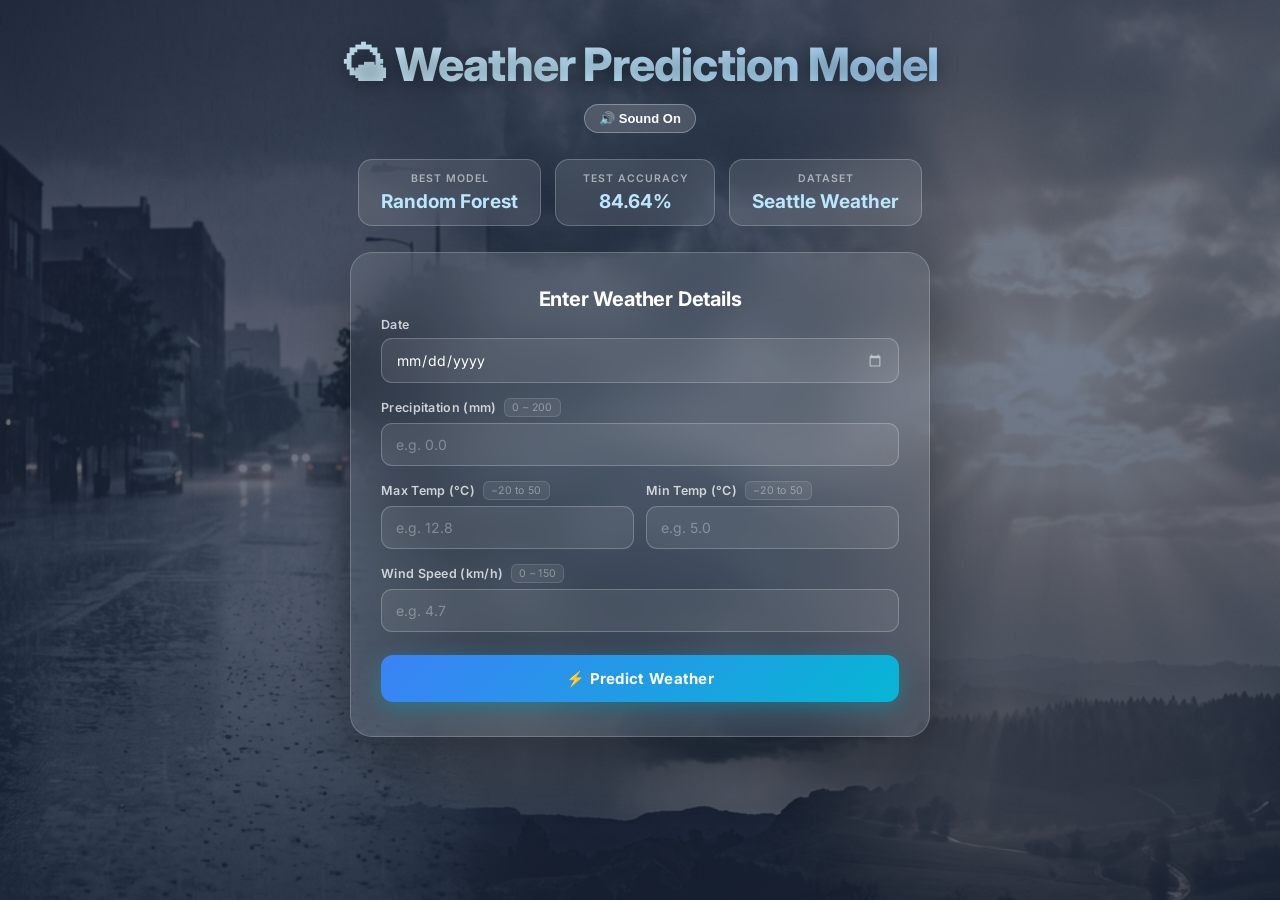
<file: docs/index.html>
<!DOCTYPE html>
<html lang="en">
<head>
    <meta charset="UTF-8">
    <meta name="viewport" content="width=device-width, initial-scale=1.0">
    <meta name="description" content="Machine Learning weather prediction web app trained on the Seattle weather dataset. Predicts rain, sun, fog, drizzle and snow.">
    <title>Weather Prediction Model</title>
    <link rel="stylesheet" href="style.css">
</head>

<body class="" data-weather="">

<!-- ── Weather Animation Overlays ─────────────────────────── -->
<canvas id="weather-canvas"></canvas>
<div class="fog-layer fog-layer-1"></div>
<div class="fog-layer fog-layer-2"></div>
<div class="sun-orb"></div>

<div class="container">

    <!-- ── Hero ───────────────────────────────────────────── -->
    <div class="hero">
        <h1>🌤 Weather Prediction Model</h1>
        <button id="mute-btn" class="mute-btn" type="button">🔊 Sound On</button>
    </div>

    <!-- ── Model Info Chips ────────────────────────────────── -->
    <div class="info-box">
        <div class="info-chip">
            <span class="label">Best Model</span>
            <span class="value">Random Forest</span>
        </div>
        <div class="info-chip">
            <span class="label">Test Accuracy</span>
            <span class="value">84.64%</span>
        </div>
        <div class="info-chip">
            <span class="label">Dataset</span>
            <span class="value">Seattle Weather</span>
        </div>
    </div>

    <!-- ── Form Card ─────────────────────────────────────── -->
    <div class="card" id="form-card">
        <h2>Enter Weather Details</h2>

        <form id="predict-form" novalidate>

            <div class="input-group">
                <label for="date">Date</label>
                <input type="date" id="date" name="date" required>
            </div>

            <div class="input-group">
                <label for="precipitation">Precipitation (mm)
                    <span class="hint">0 – 200</span>
                </label>
                <input type="number" id="precipitation" step="0.1" name="precipitation"
                       placeholder="e.g. 0.0" min="0" max="200" required>
            </div>

            <div class="input-row">
                <div class="input-group">
                    <label for="temp_max">Max Temp (°C)
                        <span class="hint">−20 to 50</span>
                    </label>
                    <input type="number" id="temp_max" step="0.1" name="temp_max"
                           placeholder="e.g. 12.8" min="-20" max="50" required>
                </div>
                <div class="input-group">
                    <label for="temp_min">Min Temp (°C)
                        <span class="hint">−20 to 50</span>
                    </label>
                    <input type="number" id="temp_min" step="0.1" name="temp_min"
                           placeholder="e.g. 5.0" min="-20" max="50" required>
                </div>
            </div>

            <div class="input-group">
                <label for="wind">Wind Speed (km/h)
                    <span class="hint">0 – 150</span>
                </label>
                <input type="number" id="wind" step="0.1" name="wind"
                       placeholder="e.g. 4.7" min="0" max="150" required>
            </div>

            <button type="submit" id="predict-btn">⚡ Predict Weather</button>

        </form>

        <!-- Loading Animation -->
        <div id="loading-container" style="display: none; text-align: center; margin-top: 20px;">
            <div class="spinner"></div>
            <p id="loading-text" style="color: #bae6fd; font-weight: bold; margin-top: 10px;">Analyzing weather data...</p>
        </div>

        <!-- Result (hidden until prediction) -->
        <div class="result" id="result" style="display:none;">
            <h3 id="result-title"></h3>
            <p class="result-msg" id="result-msg"></p>

            <div class="confidence-badge" id="confidence-wrap" style="display:none;">
                <span id="confidence-text"></span>
            </div>

            <div class="conf-breakdown" id="breakdown-wrap" style="display:none;">
                <p class="breakdown-title">Probability Breakdown</p>
                <div id="breakdown-bars"></div>
            </div>
        </div>

    </div>

</div><!-- /.container -->

<script src="predict.js"></script>
</body>
</html>
</file>
<file: docs/style.css>
@import url('https://fonts.googleapis.com/css2?family=Inter:wght@300;400;500;600;700;800&display=swap');

/* ── Reset ──────────────────────────────────────────────────── */
*, *::before, *::after {
    margin: 0;
    padding: 0;
    box-sizing: border-box;
}

/* ── Background ─────────────────────────────────────────────── */
body {
    font-family: 'Inter', Arial, sans-serif;
    min-height: 100vh;
    padding: 36px 20px 48px;
    position: relative;
    overflow-x: hidden;
}

body::before {
    content: '';
    position: fixed;
    inset: 0;
    background-image: url('weather_bg.png');
    background-size: cover;
    background-position: center;
    background-repeat: no-repeat;
    filter: saturate(0.55) brightness(0.88) contrast(0.85);
    z-index: -2;
}

body::after {
    content: '';
    position: fixed;
    inset: 0;
    background: linear-gradient(
        160deg,
        rgba(10, 20, 50, 0.58) 0%,
        rgba(15, 35, 70, 0.48) 50%,
        rgba(10, 25, 55, 0.60) 100%
    );
    z-index: -1;
}

/* ── Layout ─────────────────────────────────────────────────── */
.container {
    max-width: 1160px;
    margin: auto;
    position: relative;
    z-index: 1;
}

/* ── Hero ───────────────────────────────────────────────────── */
.hero {
    text-align: center;
    margin-bottom: 26px;
    animation: fadeDown 0.65s ease both;
}

.hero h1 {
    font-size: clamp(28px, 5vw, 46px);
    font-weight: 800;
    letter-spacing: -0.8px;
    text-shadow: 0 2px 20px rgba(0,0,0,0.4);
    background: linear-gradient(135deg, #e0f2fe, #bae6fd, #93c5fd);
    -webkit-background-clip: text;
    -webkit-text-fill-color: transparent;
    background-clip: text;
}

/* ── Info Chips ─────────────────────────────────────────────── */
.info-box {
    display: flex;
    flex-wrap: wrap;
    justify-content: center;
    gap: 14px;
    margin-bottom: 26px;
    animation: fadeDown 0.7s 0.05s ease both;
}

.info-chip {
    background: rgba(255, 255, 255, 0.11);
    backdrop-filter: blur(14px);
    border: 1px solid rgba(255,255,255,0.22);
    color: #fff;
    padding: 12px 22px;
    border-radius: 14px;
    text-align: center;
    min-width: 160px;
}

.info-chip .label {
    display: block;
    font-size: 10.5px;
    font-weight: 600;
    text-transform: uppercase;
    letter-spacing: 1px;
    color: rgba(255,255,255,0.55);
    margin-bottom: 5px;
}

.info-chip .value {
    display: block;
    font-size: 19px;
    font-weight: 700;
    color: #bae6fd;
}

.info-chip .value small {
    font-size: 12px;
    font-weight: 500;
    color: rgba(186, 230, 253, 0.7);
}

/* ── Glassmorphism Card ────────────────────────────────── */
.card {
    background: rgba(255, 255, 255, 0.09);
    backdrop-filter: blur(22px);
    -webkit-backdrop-filter: blur(22px);
    border: 1px solid rgba(255,255,255,0.2);
    border-radius: 22px;
    padding: 34px 30px;
    box-shadow: 0 24px 60px rgba(0,0,0,0.32);
    max-width: 580px;
    margin: 0 auto;
}

.card h2 {
    text-align: center;
    font-size: 20px;
    font-weight: 700;
    color: #fff;
    margin-bottom: 6px;
    letter-spacing: -0.2px;
}

/* ── Form Inputs ─────────────────────────────────────────────── */
.input-group {
    margin-bottom: 15px;
}

.input-row {
    display: grid;
    grid-template-columns: 1fr 1fr;
    gap: 12px;
}

.input-group label {
    display: flex;
    align-items: center;
    gap: 8px;
    margin-bottom: 6px;
    font-weight: 600;
    font-size: 12.5px;
    color: rgba(255,255,255,0.75);
    letter-spacing: 0.3px;
}

.hint {
    font-size: 10.5px;
    font-weight: 400;
    color: rgba(255,255,255,0.38);
    background: rgba(255,255,255,0.07);
    padding: 2px 7px;
    border-radius: 6px;
    border: 1px solid rgba(255,255,255,0.12);
}

.input-group input {
    width: 100%;
    padding: 12px 14px;
    border: 1px solid rgba(255,255,255,0.22);
    border-radius: 11px;
    outline: none;
    font-size: 14px;
    font-family: 'Inter', sans-serif;
    background: rgba(255,255,255,0.08);
    color: #fff;
    transition: border-color 0.22s, box-shadow 0.22s, background 0.22s;
}

.input-group input::placeholder {
    color: rgba(255,255,255,0.32);
}

.input-group input:focus {
    border-color: rgba(147, 197, 253, 0.65);
    background: rgba(255,255,255,0.14);
    box-shadow: 0 0 0 3px rgba(147, 197, 253, 0.15);
}

.input-group input[type="date"]::-webkit-calendar-picker-indicator {
    filter: invert(1) opacity(0.55);
    cursor: pointer;
}

/* ── Submit Button ──────────────────────────────────────────── */
button[type="submit"] {
    width: 100%;
    padding: 14px;
    margin-top: 8px;
    border: none;
    background: linear-gradient(135deg, #3b82f6, #06b6d4);
    color: #fff;
    font-size: 15px;
    font-weight: 700;
    font-family: 'Inter', sans-serif;
    border-radius: 12px;
    cursor: pointer;
    letter-spacing: 0.3px;
    transition: transform 0.2s, box-shadow 0.2s, filter 0.2s;
    box-shadow: 0 6px 22px rgba(6, 182, 212, 0.35);
}

button[type="submit"]:hover {
    transform: translateY(-3px);
    filter: brightness(1.1);
    box-shadow: 0 12px 28px rgba(6, 182, 212, 0.45);
}

button[type="submit"]:active {
    transform: translateY(0);
}

/* ── Result Box ─────────────────────────────────────────────── */
.result {
    margin-top: 22px;
    padding: 20px 22px;
    border-radius: 15px;
    background: rgba(6, 182, 212, 0.10);
    border: 1px solid rgba(6, 182, 212, 0.32);
    animation: fadeUp 0.45s ease both;
}

.result-error {
    background: rgba(239, 68, 68, 0.10);
    border-color: rgba(239, 68, 68, 0.35);
}

.result h3 {
    color: #bae6fd;
    font-size: 18px;
    font-weight: 700;
    margin-bottom: 6px;
    text-align: center;
}

.result-error h3 {
    color: #fca5a5;
}

.result-msg {
    color: rgba(255,255,255,0.68);
    font-size: 13.5px;
    line-height: 1.55;
    text-align: center;
    margin-bottom: 14px;
}

/* ── Confidence Badge (Suggestion 8) ───────────────────────── */
.confidence-badge {
    display: inline-block;
    background: rgba(59, 130, 246, 0.18);
    border: 1px solid rgba(59, 130, 246, 0.4);
    color: #93c5fd;
    font-size: 12.5px;
    font-weight: 500;
    padding: 5px 14px;
    border-radius: 999px;
    margin: 0 auto 16px auto;
    display: flex;
    justify-content: center;
}

.confidence-badge strong {
    color: #bae6fd;
    font-weight: 700;
    margin-left: 4px;
}

/* ── Probability Breakdown Bars (Suggestion 8) ──────────────── */
.conf-breakdown {
    margin-top: 4px;
}

.breakdown-title {
    font-size: 11px;
    font-weight: 600;
    text-transform: uppercase;
    letter-spacing: 1px;
    color: rgba(255,255,255,0.42);
    margin-bottom: 10px;
    text-align: center;
}

.conf-row {
    display: flex;
    align-items: center;
    gap: 10px;
    margin-bottom: 8px;
}

.conf-label {
    font-size: 12px;
    font-weight: 600;
    color: rgba(255,255,255,0.72);
    width: 60px;
    text-transform: capitalize;
    flex-shrink: 0;
}

.conf-bar-wrap {
    flex: 1;
    height: 8px;
    background: rgba(255,255,255,0.10);
    border-radius: 99px;
    overflow: hidden;
}

.conf-bar-fill {
    height: 100%;
    width: 0%;
    background: linear-gradient(90deg, #3b82f6, #06b6d4);
    border-radius: 99px;
    animation: growBar 0.9s cubic-bezier(0.22, 1, 0.36, 1) forwards;
}

.conf-bar-top {
    background: linear-gradient(90deg, #06b6d4, #10b981);
}

@keyframes growBar {
    from { width: 0%; }
    to   { width: var(--pct, 0%); }
}

.conf-pct {
    font-size: 12px;
    font-weight: 600;
    color: rgba(255,255,255,0.65);
    width: 40px;
    text-align: right;
    flex-shrink: 0;
}

/* ── Animations ─────────────────────────────────────────────── */
@keyframes fadeDown {
    from { opacity: 0; transform: translateY(-16px); }
    to   { opacity: 1; transform: translateY(0); }
}

@keyframes fadeUp {
    from { opacity: 0; transform: translateY(16px); }
    to   { opacity: 1; transform: translateY(0); }
}

/* ── Responsive ─────────────────────────────────────── */

@media (max-width: 540px) {
    body {
        padding: 24px 14px 40px;
    }

    .card, .chart-card {
        padding: 24px 18px;
    }

    .input-row {
        grid-template-columns: 1fr;
    }

    .info-chip {
        min-width: 130px;
        padding: 10px 16px;
    }

    .info-chip .value {
        font-size: 16px;
    }

    .conf-label {
        width: 52px;
        font-size: 11px;
    }
}

/* ═══════════════════════════════════════════════════════════════
   DYNAMIC WEATHER ANIMATION SYSTEM
   ═══════════════════════════════════════════════════════════════ */

/* ── Canvas particle overlay (rain / snow / drizzle) ─────────── */
#weather-canvas {
    position: fixed;
    inset: 0;
    width: 100%;
    height: 100%;
    pointer-events: none;
    z-index: 0;
    display: none;
}

/* ── Smooth weather transition on body ───────────────────────── */
body {
    transition: background 1.2s ease;
}

/* Override the static ::before / ::after for weather modes */
.rain-mode::before,
.drizzle-mode::before,
.snow-mode::before,
.sun-mode::before,
.fog-mode::before {
    background-image: none !important;
    filter: none !important;
}

/* ════════════════════════════════
   1. RAIN MODE
   ════════════════════════════════ */
.rain-mode::after {
    background: linear-gradient(
        160deg,
        rgba(10, 18, 40, 0.75) 0%,
        rgba(20, 38, 80, 0.65) 50%,
        rgba(8, 20, 50, 0.78) 100%
    ) !important;
}

.rain-mode .card {
    background: rgba(30, 50, 100, 0.22);
    border-color: rgba(150, 200, 255, 0.25);
    box-shadow: 0 24px 60px rgba(0, 20, 80, 0.45),
                inset 0 1px 0 rgba(255,255,255,0.12);
}

.rain-mode .hero h1 {
    background: linear-gradient(135deg, #90cdf4, #63b3ed, #4299e1);
    -webkit-background-clip: text;
    -webkit-text-fill-color: transparent;
    background-clip: text;
}

/* ════════════════════════════════
   2. SUN MODE
   ════════════════════════════════ */
.sun-mode::after {
    background: linear-gradient(
        160deg,
        rgba(120, 60, 0, 0.45) 0%,
        rgba(180, 90, 0, 0.35) 50%,
        rgba(100, 50, 0, 0.48) 100%
    ) !important;
}

.sun-mode::before {
    content: '' !important;
    position: fixed !important;
    inset: 0 !important;
    background: linear-gradient(135deg, rgba(253, 230, 80, 0.18), rgba(255, 140, 0, 0.12)) !important;
    z-index: -2 !important;
}

.sun-mode .hero h1 {
    background: linear-gradient(135deg, #fde68a, #fbbf24, #f59e0b);
    -webkit-background-clip: text;
    -webkit-text-fill-color: transparent;
    background-clip: text;
}

.sun-mode .card {
    background: rgba(254, 215, 50, 0.09);
    border-color: rgba(251, 191, 36, 0.3);
    box-shadow: 0 24px 60px rgba(180, 100, 0, 0.35),
                inset 0 1px 0 rgba(255,240,150,0.15);
}

/* Sun orb glow in top-right */
.sun-orb {
    display: none;
    position: fixed;
    top: -100px;
    right: -100px;
    width: 380px;
    height: 380px;
    background: radial-gradient(circle,
        rgba(255, 255, 200, 0.95) 0%,
        rgba(255, 220, 80, 0.7) 30%,
        rgba(255, 165, 0, 0.3) 60%,
        transparent 75%
    );
    border-radius: 50%;
    pointer-events: none;
    z-index: 0;
    animation: sunPulse 3.5s ease-in-out infinite alternate;
    filter: blur(4px);
}

.sun-mode .sun-orb {
    display: block;
}

@keyframes sunPulse {
    from { transform: scale(1);   opacity: 0.75; }
    to   { transform: scale(1.18); opacity: 1; }
}

/* Sun rays */
.sun-mode::before {
    content: '' !important;
    position: fixed !important;
    inset: 0 !important;
    background: conic-gradient(
        from 0deg at 92% 5%,
        rgba(255, 240, 100, 0.06) 0deg,
        transparent 15deg,
        rgba(255, 240, 100, 0.05) 30deg,
        transparent 45deg,
        rgba(255, 240, 100, 0.04) 60deg,
        transparent 75deg,
        rgba(255, 240, 100, 0.06) 90deg,
        transparent 105deg,
        rgba(255, 240, 100, 0.03) 120deg,
        transparent 360deg
    ) !important;
    animation: raysRotate 20s linear infinite !important;
    pointer-events: none !important;
    z-index: 0 !important;
}

@keyframes raysRotate {
    from { transform: rotate(0deg); }
    to   { transform: rotate(360deg); }
}

/* ════════════════════════════════
   3. SNOW MODE
   ════════════════════════════════ */
.snow-mode::after {
    background: linear-gradient(
        160deg,
        rgba(15, 32, 80, 0.65) 0%,
        rgba(30, 55, 110, 0.55) 50%,
        rgba(10, 25, 70, 0.70) 100%
    ) !important;
}

.snow-mode .hero h1 {
    background: linear-gradient(135deg, #e0f0ff, #a8d8ff, #7ec8e3);
    -webkit-background-clip: text;
    -webkit-text-fill-color: transparent;
    background-clip: text;
    text-shadow: none;
}

.snow-mode .card {
    background: rgba(200, 235, 255, 0.10);
    border-color: rgba(200, 235, 255, 0.28);
    box-shadow: 0 24px 60px rgba(0, 30, 100, 0.4),
                inset 0 1px 0 rgba(220, 240, 255, 0.18);
    backdrop-filter: blur(28px);
}

/* ════════════════════════════════
   4. DRIZZLE MODE
   ════════════════════════════════ */
.drizzle-mode::after {
    background: linear-gradient(
        160deg,
        rgba(20, 50, 80, 0.60) 0%,
        rgba(30, 70, 100, 0.52) 50%,
        rgba(15, 40, 70, 0.65) 100%
    ) !important;
}

.drizzle-mode .hero h1 {
    background: linear-gradient(135deg, #bfecff, #89d4f5, #5db8e8);
    -webkit-background-clip: text;
    -webkit-text-fill-color: transparent;
    background-clip: text;
}

.drizzle-mode .card {
    background: rgba(100, 180, 230, 0.10);
    border-color: rgba(100, 200, 255, 0.22);
    box-shadow: 0 24px 60px rgba(0, 40, 90, 0.38);
}

/* ════════════════════════════════
   5. FOG MODE
   ════════════════════════════════ */
.fog-mode::after {
    background: linear-gradient(
        160deg,
        rgba(80, 90, 105, 0.65) 0%,
        rgba(110, 118, 130, 0.55) 50%,
        rgba(70, 80, 95, 0.70) 100%
    ) !important;
}

.fog-mode .hero h1 {
    background: linear-gradient(135deg, #e2e8f0, #cbd5e1, #94a3b8);
    -webkit-background-clip: text;
    -webkit-text-fill-color: transparent;
    background-clip: text;
}

.fog-mode .card {
    background: rgba(200, 210, 220, 0.11);
    border-color: rgba(200, 210, 220, 0.25);
    box-shadow: 0 24px 60px rgba(50, 60, 80, 0.40);
}

/* Fog layer divs (CSS animated) */
.fog-layer {
    display: none;
    position: fixed;
    top: 0;
    left: -60%;
    width: 220%;
    height: 100%;
    pointer-events: none;
    z-index: 0;
    border-radius: 50%;
}

.fog-mode .fog-layer {
    display: block;
}

.fog-layer-1 {
    background: radial-gradient(ellipse 60% 40% at 50% 50%,
        rgba(255, 255, 255, 0.22) 0%,
        transparent 70%
    );
    filter: blur(35px);
    animation: fogDrift1 11s ease-in-out infinite alternate;
}

.fog-layer-2 {
    background: radial-gradient(ellipse 55% 35% at 40% 60%,
        rgba(220, 230, 240, 0.18) 0%,
        transparent 70%
    );
    filter: blur(50px);
    top: 30%;
    animation: fogDrift2 15s ease-in-out infinite alternate;
}

@keyframes fogDrift1 {
    from { transform: translateX(0%)   scaleY(0.95); opacity: 0.7; }
    to   { transform: translateX(18%)  scaleY(1.05); opacity: 1; }
}

@keyframes fogDrift2 {
    from { transform: translateX(5%)   scaleY(1.0);  opacity: 0.6; }
    to   { transform: translateX(-15%) scaleY(0.92); opacity: 0.9; }
}

/* ── Result box colour variants per weather mode ─────────────── */
.rain-mode    .result { border-color: rgba(100, 170, 255, 0.38); background: rgba(30, 60, 130, 0.18); }
.sun-mode     .result { border-color: rgba(251, 191, 36, 0.45);  background: rgba(180, 110, 0, 0.15); }
.snow-mode    .result { border-color: rgba(180, 220, 255, 0.38); background: rgba(30, 60, 140, 0.18); }
.drizzle-mode .result { border-color: rgba(90, 180, 240, 0.38);  background: rgba(20, 70, 130, 0.16); }
.fog-mode     .result { border-color: rgba(170, 180, 195, 0.38); background: rgba(80, 90, 110, 0.18); }

.rain-mode    .result h3 { color: #93c5fd; }
.sun-mode     .result h3 { color: #fde68a; }
.snow-mode    .result h3 { color: #bfdbfe; }
.drizzle-mode .result h3 { color: #7dd3fc; }
.fog-mode     .result h3 { color: #cbd5e1; }

/* ── Sound & Loading Features ───────────────────────────────── */
.mute-btn {
    background: rgba(255, 255, 255, 0.15);
    border: 1px solid rgba(255,255,255,0.3);
    color: white;
    padding: 6px 14px;
    border-radius: 20px;
    font-size: 13px;
    font-weight: 600;
    cursor: pointer;
    margin-top: 12px;
    backdrop-filter: blur(10px);
    transition: background 0.3s, transform 0.2s;
}

.mute-btn:hover {
    background: rgba(255, 255, 255, 0.25);
    transform: translateY(-2px);
}

.spinner {
    width: 40px;
    height: 40px;
    border: 4px solid rgba(255, 255, 255, 0.2);
    border-top: 4px solid #bae6fd;
    border-radius: 50%;
    animation: spin 1s linear infinite;
    margin: 0 auto;
}

@keyframes spin {
    0% { transform: rotate(0deg); }
    100% { transform: rotate(360deg); }
}
</file>
